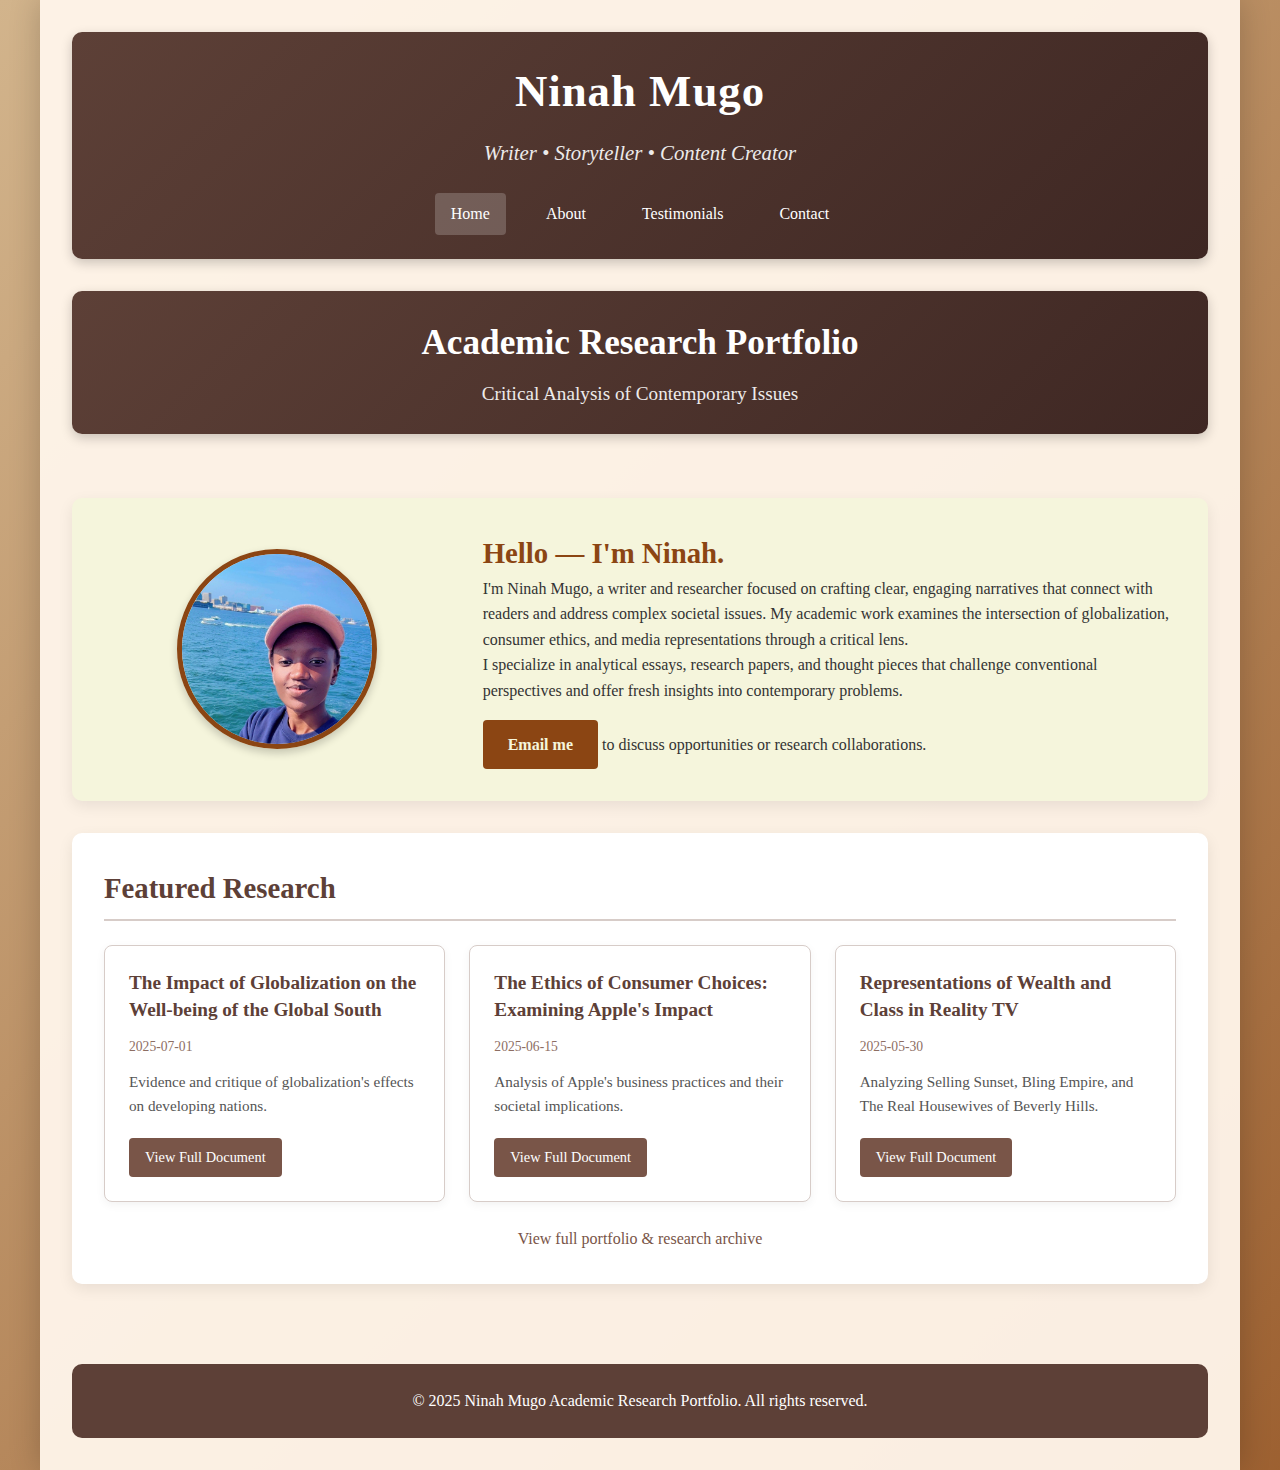
<file: index.html>
<!DOCTYPE html>
<html lang="en">
<head>
    <meta charset="UTF-8">
    <meta name="viewport" content="width=device-width, initial-scale=1.0">
    <title>Academic Portfolio | Ninah Mugo</title>
    <link rel="stylesheet" href="https://cdnjs.cloudflare.com/ajax/libs/font-awesome/6.4.0/css/all.min.css">
    <style>
        * {
            margin: 0;
            padding: 0;
            box-sizing: border-box;
            font-family: 'Georgia', serif;
        }
        
        body {
            color: #333;
            line-height: 1.6;
            min-height: 100vh;
            background: linear-gradient(-45deg, #8B4513, #2c1f14, #8B4513, #d2b48c);
            background-size: 400% 400%;
            animation: gradientBG 15s ease infinite;
        }
        
        @keyframes gradientBG {
            0% { background-position: 0% 50%; }
            50% { background-position: 100% 50%; }
            100% { background-position: 0% 50%; }
        }
        
        .container {
            max-width: 1200px;
            margin: 0 auto;
            padding: 2rem;
            background: rgba(255, 245, 235, 0.95);
            box-shadow: 0 0 30px rgba(0, 0, 0, 0.2);
            min-height: 100vh;
        }
        
        /* Site Header Styles */
        .site-header {
            background: linear-gradient(135deg, #5d4037 0%, #3e2723 100%);
            color: white;
            padding: 1.5rem 0;
            text-align: center;
            box-shadow: 0 4px 12px rgba(0, 0, 0, 0.2);
            border-radius: 10px;
            margin-bottom: 2rem;
        }
        
        .site-title {
            font-size: 2.8rem;
            margin-bottom: 0.5rem;
            font-weight: 700;
            letter-spacing: 1px;
        }
        
        .tagline {
            font-size: 1.3rem;
            font-weight: 300;
            opacity: 0.9;
            margin-bottom: 1.5rem;
            font-style: italic;
        }
        
        .nav {
            display: flex;
            justify-content: center;
            flex-wrap: wrap;
            gap: 1.5rem;
            margin-top: 1rem;
        }
        
        .nav a {
            color: white;
            text-decoration: none;
            font-weight: 500;
            padding: 0.5rem 1rem;
            border-radius: 4px;
            transition: background-color 0.3s ease;
        }
        
        .nav a:hover, .nav a.active {
            background-color: rgba(255, 255, 255, 0.2);
        }
        
        .content-header {
            background: linear-gradient(135deg, #5d4037 0%, #3e2723 100%);
            color: white;
            padding: 1.5rem 0;
            text-align: center;
            box-shadow: 0 4px 12px rgba(0, 0, 0, 0.2);
            border-radius: 10px;
            margin-bottom: 2rem;
        }
        
        .content-header h1 {
            font-size: 2.2rem;
            margin-bottom: 0.5rem;
        }
        
        .subtitle {
            font-size: 1.2rem;
            font-weight: 300;
            opacity: 0.9;
        }
        
        .content-wrapper {
            display: grid;
            grid-template-columns: 1fr;
            gap: 2rem;
        }
        
        .main-content {
            grid-column: 1;
        }
        
        /* Intro Section */
        .intro {
            display: flex;
            flex-wrap: wrap;
            gap: 2rem;
            align-items: center;
            margin: 2rem 0;
            background: #F5F5DC;
            padding: 2rem;
            border-radius: 10px;
            box-shadow: 0 5px 15px rgba(0, 0, 0, 0.08);
        }
        
        .intro-left {
            flex: 1;
            min-width: 250px;
            display: flex;
            justify-content: center;
        }
        
        .profile-pic {
            width: 200px;
            height: 200px;
            border-radius: 50%;
            object-fit: cover;
            border: 5px solid #8B4513;
            box-shadow: 0 4px 8px rgba(0, 0, 0, 0.2);
        }
        
        .intro-right {
            flex: 2;
            min-width: 300px;
        }
        
        .intro-right h2 {
            color: #8B4513;
            margin-top: 0;
            font-size: 1.8rem;
        }
        
        .cta a {
            display: inline-block;
            background-color: #8B4513;
            color: #F5F5DC;
            padding: 12px 25px;
            text-decoration: none;
            border-radius: 4px;
            font-weight: bold;
            transition: background-color 0.3s ease;
            margin-top: 1rem;
        }
        
        .cta a:hover {
            background-color: #654321;
        }
        
        .featured-posts {
            background: white;
            border-radius: 10px;
            padding: 2rem;
            box-shadow: 0 5px 15px rgba(0, 0, 0, 0.08);
            margin-bottom: 2rem;
        }
        
        .featured-posts h3 {
            font-size: 1.8rem;
            color: #5d4037;
            margin-bottom: 1.5rem;
            padding-bottom: 0.5rem;
            border-bottom: 2px solid #d7ccc8;
        }
        
        .posts-grid {
            display: grid;
            grid-template-columns: repeat(auto-fill, minmax(300px, 1fr));
            gap: 1.5rem;
            margin-bottom: 1.5rem;
        }
        
        .post-card {
            background: #fff;
            border-radius: 8px;
            overflow: hidden;
            transition: transform 0.3s ease, box-shadow 0.3s ease;
            border: 1px solid #d7ccc8;
            box-shadow: 0 3px 10px rgba(0, 0, 0, 0.05);
            cursor: pointer;
        }
        
        .post-card:hover {
            transform: translateY(-5px);
            box-shadow: 0 10px 20px rgba(0, 0, 0, 0.1);
        }
        
        .post-card-content {
            padding: 1.5rem;
        }
        
        .post-card h4 {
            font-size: 1.2rem;
            color: #5d4037;
            margin-bottom: 0.75rem;
            line-height: 1.4;
        }
        
        .post-card time {
            display: block;
            font-size: 0.85rem;
            color: #8d6e63;
            margin-bottom: 0.75rem;
        }
        
        .post-card p {
            color: #555;
            margin-bottom: 1.25rem;
            font-size: 0.95rem;
        }
        
        .view-doc {
            display: inline-block;
            padding: 0.5rem 1rem;
            background-color: #795548;
            color: white;
            text-decoration: none;
            border-radius: 4px;
            font-size: 0.9rem;
            transition: background-color 0.3s ease;
            cursor: pointer;
        }
        
        .view-doc:hover {
            background-color: #5d4037;
        }
        
        .more {
            text-align: center;
            margin-top: 1.5rem;
        }
        
        .more a {
            color: #795548;
            text-decoration: none;
            font-weight: 500;
            transition: color 0.3s ease;
        }
        
        .more a:hover {
            color: #5d4037;
            text-decoration: underline;
        }
        
        .document-viewer {
            display: none;
            position: fixed;
            top: 50%;
            left: 50%;
            transform: translate(-50%, -50%);
            width: 80%;
            height: 80%;
            background: white;
            box-shadow: 0 0 30px rgba(0, 0, 0, 0.3);
            z-index: 1000;
            border-radius: 10px;
            overflow: hidden;
        }
        
        .viewer-header {
            background: #5d4037;
            color: white;
            padding: 1rem;
            display: flex;
            justify-content: space-between;
            align-items: center;
        }
        
        .viewer-content {
            padding: 0;
            height: calc(100% - 60px);
            overflow: hidden;
        }
        
        .document-iframe {
            width: 100%;
            height: 100%;
            border: none;
        }
        
        .close-viewer {
            background: none;
            border: none;
            color: white;
            font-size: 1.5rem;
            cursor: pointer;
        }
        
        .overlay {
            display: none;
            position: fixed;
            top: 0;
            left: 0;
            width: 100%;
            height: 100%;
            background: rgba(0, 0, 0, 0.7);
            z-index: 999;
        }
        
        footer {
            background: #5d4037;
            color: white;
            text-align: center;
            padding: 1.5rem 0;
            margin-top: 3rem;
            border-radius: 10px;
        }
        
        .github-info {
            background: white;
            border-radius: 10px;
            padding: 1.5rem;
            box-shadow: 0 5px 15px rgba(0, 0, 0, 0.08);
            margin-bottom: 2rem;
            text-align: center;
        }
        
        .github-info h3 {
            font-size: 1.5rem;
            color: #5d4037;
            margin-bottom: 1rem;
        }
        
        .github-info p {
            color: #555;
            margin-bottom: 1rem;
        }
        
        @media (max-width: 968px) {
            .content-wrapper {
                grid-template-columns: 1fr;
            }
            
            .nav {
                flex-direction: column;
                gap: 0.5rem;
                align-items: center;
            }
            
            .intro {
                flex-direction: column;
                text-align: center;
            }
        }
        
        @media (max-width: 768px) {
            .posts-grid {
                grid-template-columns: 1fr;
            }
            
            .header-content, .container {
                padding: 0 1rem;
            }
            
            .document-viewer {
                width: 95%;
                height: 90%;
            }
            
            .site-title {
                font-size: 2.2rem;
            }
            
            .tagline {
                font-size: 1.1rem;
            }
        }
    </style>
</head>
<body>
    <div class="container">
        <!-- Site Header -->
        <header class="site-header">
            <h1 class="site-title">Ninah Mugo</h1>
            <p class="tagline">Writer • Storyteller • Content Creator</p>
            <nav class="nav">
                <a href="index.html" class="active">Home</a>
                <a href="about.html">About</a>
<!--                 <a href="portfolio.html">Portfolio</a> -->
                <a href="testimonials.html">Testimonials</a>
                <a href="contact.html">Contact</a>
            </nav>
        </header>
        
        <!-- Content Header -->
        <header class="content-header">
            <div class="header-content">
                <h1>Academic Research Portfolio</h1>
                <p class="subtitle">Critical Analysis of Contemporary Issues</p>
            </div>
        </header>
        
        <div class="content-wrapper">
            <div class="main-content">
                <!-- Intro Section -->
                <section class="intro">
                    <div class="intro-left">
                        <img src="profile pic.jpeg" alt="Ninah Mugo" class="profile-pic">
                    </div>
                    <div class="intro-right">
                        <h2>Hello — I'm Ninah.</h2>
                        <p>I'm Ninah Mugo, a writer and researcher focused on crafting clear, engaging narratives that connect with readers and address complex societal issues. My academic work examines the intersection of globalization, consumer ethics, and media representations through a critical lens.</p>
                        <p>I specialize in analytical essays, research papers, and thought pieces that challenge conventional perspectives and offer fresh insights into contemporary problems.</p>
                        <p class="cta"><a href="contact.html">Email me</a> to discuss opportunities or research collaborations.</p>
                    </div>
                </section>
                
<!--                 <section class="github-info">
                    <h3>Documents Hosted on GitHub</h3>
                    <p>All documents are fetched directly from GitHub and displayed using Microsoft Office Online Viewer.</p>
                    <p>Click "View Full Document" to see the complete document.</p>
                </section> -->
                
                <section class="featured-posts">
                    <h3>Featured Research</h3>
                    <div class="posts-grid">
                        <article class="post-card" data-document="The Impact of Globalization on the Well.edited.docx">
                            <div class="post-card-content">
                                <h4>The Impact of Globalization on the Well-being of the Global South</h4>
                                <time datetime="2025-07-01">2025-07-01</time>
                                <p>Evidence and critique of globalization's effects on developing nations.</p>
                                <a class="view-doc">View Full Document</a>
                            </div>
                        </article>
                        
                        <article class="post-card" data-document="https://github.com/username/repository/raw/main/The%20Ethics%20of%20Consumer%20Choices.edited.docx">
                            <div class="post-card-content">
                                <h4>The Ethics of Consumer Choices: Examining Apple's Impact</h4>
                                <time datetime="2025-06-15">2025-06-15</time>
                                <p>Analysis of Apple's business practices and their societal implications.</p>
                                <a class="view-doc">View Full Document</a>
                            </div>
                        </article>
                        
                        <article class="post-card" data-document="https://github.com/Nick-gachagay/Nina-s-portfolio/blob/main/The%20Impact%20of%20Globalization%20on%20the%20Well.edited.docx">
                            <div class="post-card-content">
                                <h4>Representations of Wealth and Class in Reality TV</h4>
                                <time datetime="2025-05-30">2025-05-30</time>
                                <p>Analyzing Selling Sunset, Bling Empire, and The Real Housewives of Beverly Hills.</p>
                                <a class="view-doc">View Full Document</a>
                            </div>
                        </article>
                    </div>
                    <p class="more"><a href="portfolio.html">View full portfolio & research archive</a></p>
                </section>
            </div>
        </div>
        
        <footer>
            <p>&copy; 2025 Ninah Mugo Academic Research Portfolio. All rights reserved.</p>
        </footer>
    </div>
    
    <div class="overlay" id="overlay"></div>
    
    <div class="document-viewer" id="document-viewer">
        <div class="viewer-header">
            <h3 id="viewer-title">Document Viewer</h3>
            <button class="close-viewer" id="close-viewer">&times;</button>
        </div>
        <div class="viewer-content" id="viewer-content">
            <iframe class="document-iframe" id="document-iframe" src="about:blank"></iframe>
        </div>
    </div>

    <script>
        document.addEventListener('DOMContentLoaded', function() {
            const overlay = document.getElementById('overlay');
            const documentViewer = document.getElementById('document-viewer');
            const closeViewer = document.getElementById('close-viewer');
            const documentIframe = document.getElementById('document-iframe');
            const viewerTitle = document.getElementById('viewer-title');
            const viewDocButtons = document.querySelectorAll('.view-doc');
            
            // Set up event listeners for viewing documents
            viewDocButtons.forEach(button => {
                button.addEventListener('click', function() {
                    const postCard = this.closest('.post-card');
                    const documentUrl = postCard.getAttribute('data-document');
                    const documentTitle = postCard.querySelector('h4').textContent;
                    
                    // Encode the GitHub URL for use with Microsoft Office Online Viewer
                    const encodedUrl = encodeURIComponent(documentUrl);
                    const viewerUrl = `https://view.officeapps.live.com/op/embed.aspx?src=${encodedUrl}`;
                    
                    viewerTitle.textContent = documentTitle;
                    documentIframe.src = viewerUrl;
                    documentViewer.style.display = 'block';
                    overlay.style.display = 'block';
                });
            });
            
            // Close document viewer
            closeViewer.addEventListener('click', function() {
                documentViewer.style.display = 'none';
                overlay.style.display = 'none';
                documentIframe.src = "about:blank";
            });
            
            // Close viewer when clicking on overlay
            overlay.addEventListener('click', function() {
                documentViewer.style.display = 'none';
                overlay.style.display = 'none';
                documentIframe.src = "about:blank";
            });
        });
    </script>
</body>
</html>
</file>
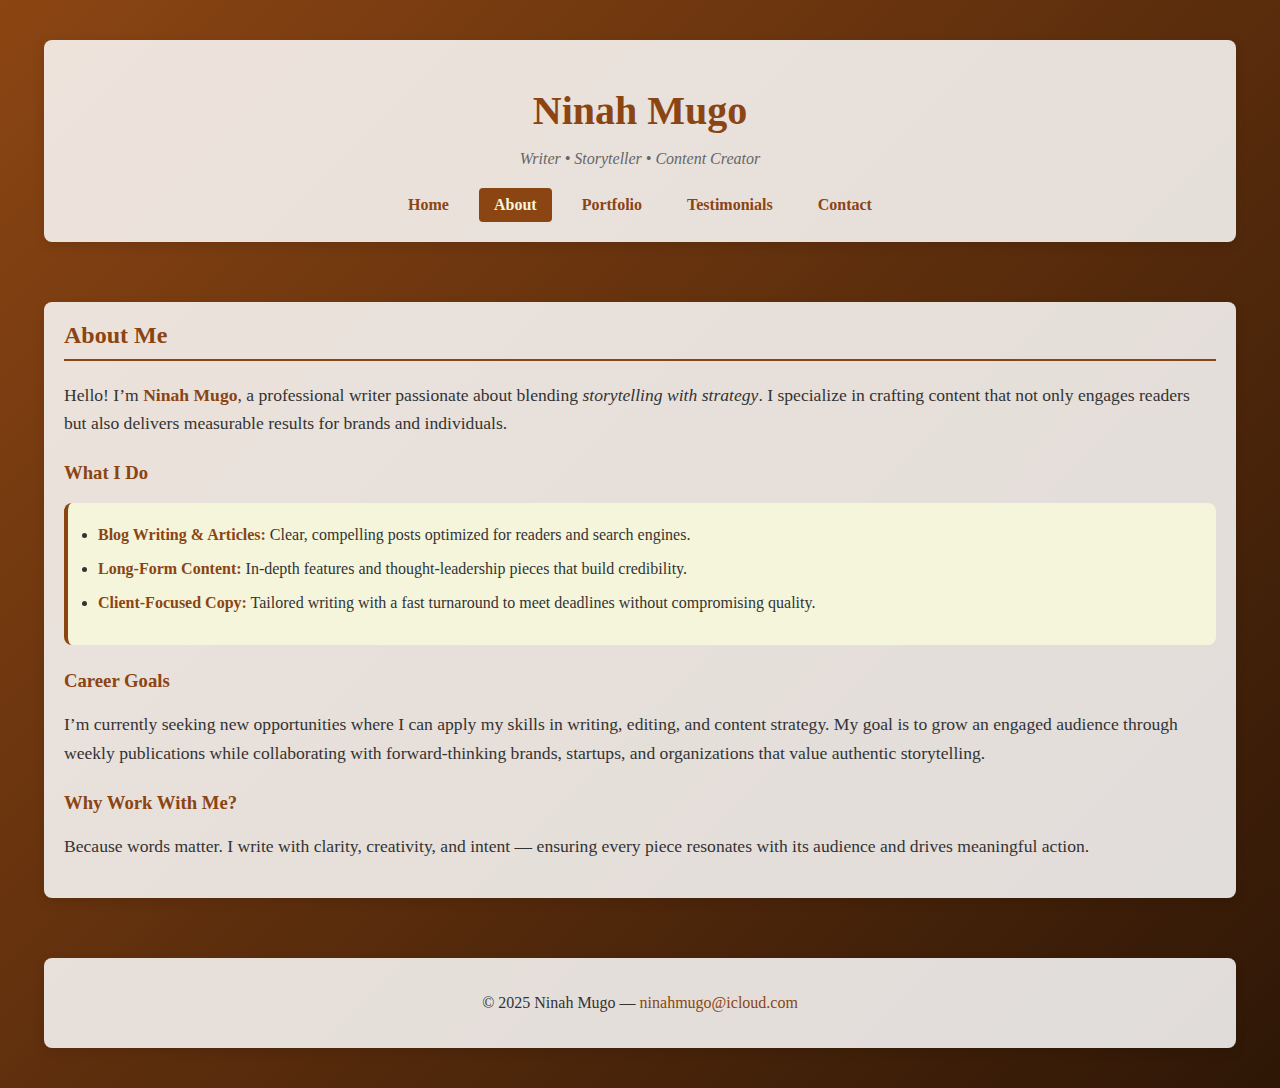
<file: about.html>
<!doctype html>
<html lang="en">
<head>
  <meta charset="utf-8">
  <meta name="viewport" content="width=device-width,initial-scale=1">
  <title>About Ninah Mugo | Professional Writer & Storyteller</title>
  
  <!-- SEO Meta -->
  <meta name="description" content="Discover Ninah Mugo, a professional writer and content creator specializing in blog posts, long-form articles, and storytelling that drives engagement. Available for freelance and full-time opportunities.">
  <meta name="keywords" content="Ninah Mugo, writer, storyteller, content creator, blog writer, freelance writer, long-form content, feature writing, SEO copywriting, creative writing">
  <meta name="author" content="Ninah Mugo">

  <!-- Structured Data for Recruiters/SEO -->
  <script type="application/ld+json">
  {
    "@context": "https://schema.org",
    "@type": "Person",
    "name": "Ninah Mugo",
    "jobTitle": "Writer & Content Creator",
    "email": "ninahmugo@icloud.com",
    "url": "https://ninahmugo.com/about.html",
    "sameAs": [
      "https://linkedin.com/in/ninahmugo",
      "https://twitter.com/ninahmugo"
    ]
  }
  </script>

  <!-- Analytics (Google Analytics 4 example) -->
  <script async src="https://www.googletagmanager.com/gtag/js?id=G-XXXXXXX"></script>
  <script>
    window.dataLayer = window.dataLayer || [];
    function gtag(){dataLayer.push(arguments);}
    gtag('js', new Date());
    gtag('config', 'G-XXXXXXX');
  </script>

  <style>
    /* Base styles */
    body {
      margin: 0;
      padding: 0;
      font-family: 'Georgia', serif;
      color: #333;
      background: linear-gradient(135deg, #8B4513, #000000, #F5F5DC);
      background-size: 300% 300%;
      animation: gradientAnimation 15s ease infinite;
      min-height: 100vh;
      display: flex;
      flex-direction: column;
    }
    
    /* Background animation */
    @keyframes gradientAnimation {
      0% { background-position: 0% 50%; }
      50% { background-position: 100% 50%; }
      100% { background-position: 0% 50%; }
    }
    
    /* Container styles */
    .container {
      width: 90%;
      max-width: 1200px;
      margin: 0 auto;
      background-color: rgba(255, 255, 255, 0.85);
      border-radius: 8px;
      box-shadow: 0 4px 12px rgba(0, 0, 0, 0.1);
      padding: 20px;
      margin-top: 20px;
      margin-bottom: 20px;
    }
    
    /* Header styles */
    .site-header {
      text-align: center;
      padding: 20px 0;
    }
    
    .site-title {
      font-size: 2.5rem;
      color: #8B4513;
      margin-bottom: 5px;
    }
    
    .tagline {
      font-style: italic;
      color: #666;
      margin-bottom: 20px;
    }
    
    .nav {
      display: flex;
      justify-content: center;
      flex-wrap: wrap;
      gap: 15px;
      margin-top: 15px;
    }
    
    .nav a {
      text-decoration: none;
      color: #8B4513;
      font-weight: bold;
      padding: 8px 15px;
      border-radius: 4px;
      transition: all 0.3s ease;
    }
    
    .nav a:hover, .nav a.active {
      background-color: #8B4513;
      color: #F5F5DC;
    }
    
    /* About section */
    section h2 {
      color: #8B4513;
      border-bottom: 2px solid #8B4513;
      padding-bottom: 10px;
      margin-top: 0;
    }
    
    section h3 {
      color: #8B4513;
      margin-top: 25px;
    }
    
    section p {
      font-size: 1.1rem;
      line-height: 1.6;
    }
    
    section ul {
      background-color: #F5F5DC;
      padding: 20px 30px;
      border-radius: 8px;
      border-left: 4px solid #8B4513;
    }
    
    section li {
      margin-bottom: 10px;
      line-height: 1.5;
    }
    
    section strong {
      color: #8B4513;
    }
    
    /* Footer */
    .site-footer {
      text-align: center;
      padding: 20px 0;
      margin-top: auto;
    }
    
    .site-footer a {
      color: #8B4513;
      text-decoration: none;
    }
    
    .site-footer a:hover {
      text-decoration: underline;
    }
    
    /* Responsive adjustments */
    @media (max-width: 768px) {
      .nav {
        flex-direction: column;
        align-items: center;
      }
      
      .nav a {
        width: 100%;
        text-align: center;
      }
      
      section ul {
        padding: 15px 20px;
      }
    }
  </style>
</head>
<body>
  <header class="site-header">
    <div class="container">
      <h1 class="site-title">Ninah Mugo</h1>
      <p class="tagline">Writer • Storyteller • Content Creator</p>
      <nav class="nav">
        <a href="index.html">Home</a>
        <a href="about.html" class="active">About</a>
        <a href="portfolio.html">Portfolio</a>
        <a href="testimonials.html">Testimonials</a>
        <a href="contact.html">Contact</a>
      </nav>
    </div>
  </header>

  <main class="container">
    <section>
      <h2>About Me</h2>
      <p>Hello! I’m <strong>Ninah Mugo</strong>, a professional writer passionate about blending <em>storytelling with strategy</em>. I specialize in crafting content that not only engages readers but also delivers measurable results for brands and individuals.</p>
      
      <h3>What I Do</h3>
      <ul>
        <li><strong>Blog Writing & Articles:</strong> Clear, compelling posts optimized for readers and search engines.</li>
        <li><strong>Long-Form Content:</strong> In-depth features and thought-leadership pieces that build credibility.</li>
        <li><strong>Client-Focused Copy:</strong> Tailored writing with a fast turnaround to meet deadlines without compromising quality.</li>
      </ul>
      
      <h3>Career Goals</h3>
      <p>I’m currently seeking new opportunities where I can apply my skills in writing, editing, and content strategy. My goal is to grow an engaged audience through weekly publications while collaborating with forward-thinking brands, startups, and organizations that value authentic storytelling.</p>
      
      <h3>Why Work With Me?</h3>
      <p>Because words matter. I write with clarity, creativity, and intent — ensuring every piece resonates with its audience and drives meaningful action.</p>
    </section>
  </main>

  <footer class="site-footer">
    <div class="container">
      <p>© 2025 Ninah Mugo — <a href="mailto:ninahmugo@icloud.com">ninahmugo@icloud.com</a></p>
    </div>
  </footer>
</body>
</html>
</file>
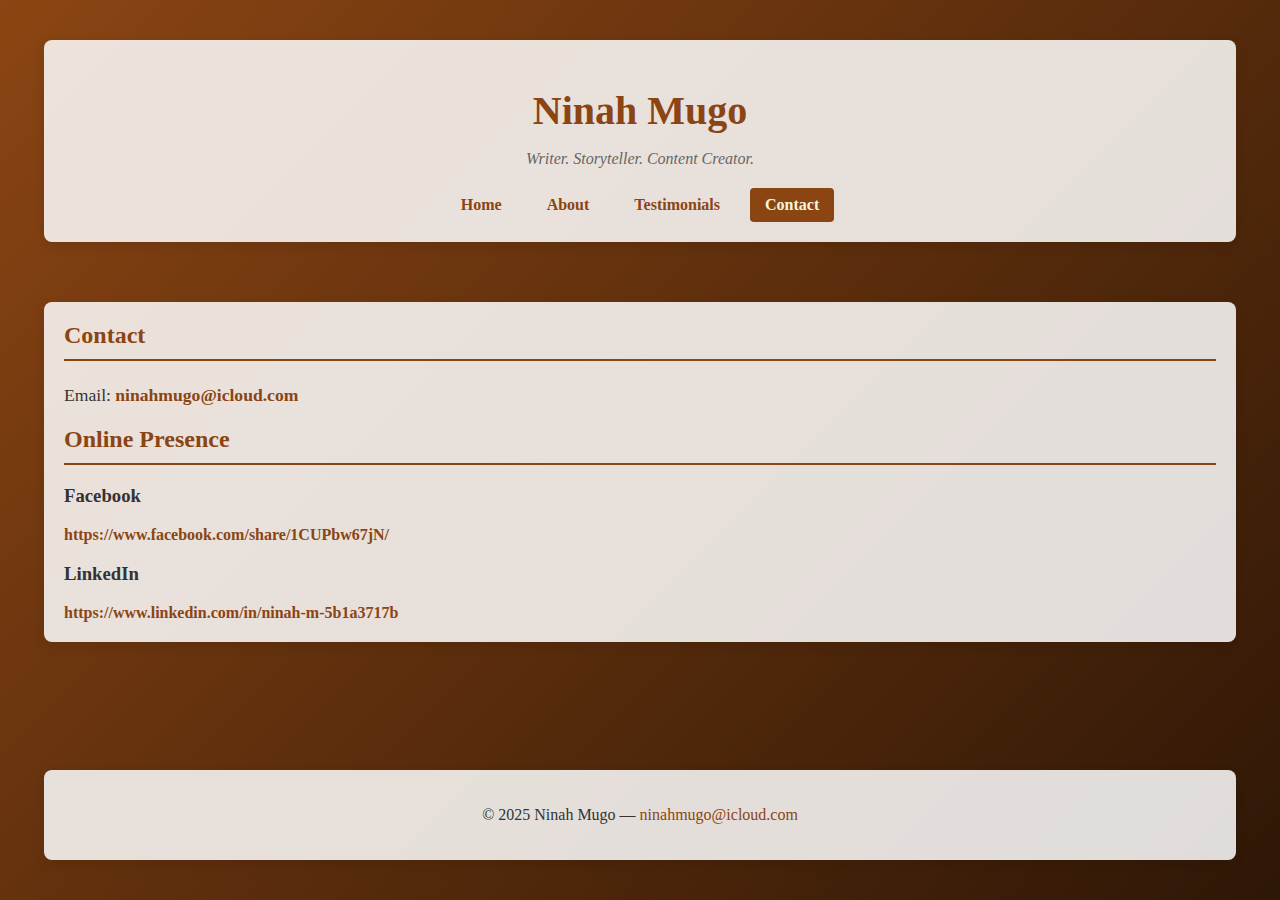
<file: contact.html>
<!doctype html>
<html lang="en">
<head>
  <meta charset="utf-8">
  <meta name="viewport" content="width=device-width,initial-scale=1">
  <title>Contact — Ninah Mugo</title>
  <style>
    /* Base styles */
    body {
      margin: 0;
      padding: 0;
      font-family: 'Georgia', serif;
      color: #333;
      background: linear-gradient(135deg, #8B4513, #000000, #F5F5DC);
      background-size: 300% 300%;
      animation: gradientAnimation 15s ease infinite;
      min-height: 100vh;
      display: flex;
      flex-direction: column;
    }
    
    /* Background animation */
    @keyframes gradientAnimation {
      0% { background-position: 0% 50%; }
      50% { background-position: 100% 50%; }
      100% { background-position: 0% 50%; }
    }
    
    /* Container styles */
    .container {
      width: 90%;
      max-width: 1200px;
      margin: 0 auto;
      background-color: rgba(255, 255, 255, 0.85);
      border-radius: 8px;
      box-shadow: 0 4px 12px rgba(0, 0, 0, 0.1);
      padding: 20px;
      margin-top: 20px;
      margin-bottom: 20px;
    }
    
    /* Header styles */
    .site-header {
      text-align: center;
      padding: 20px 0;
    }
    
    .site-title {
      font-size: 2.5rem;
      color: #8B4513;
      margin-bottom: 5px;
    }
    
    .tagline {
      font-style: italic;
      color: #666;
      margin-bottom: 20px;
    }
    
    .nav {
      display: flex;
      justify-content: center;
      flex-wrap: wrap;
      gap: 15px;
      margin-top: 15px;
    }
    
    .nav a {
      text-decoration: none;
      color: #8B4513;
      font-weight: bold;
      padding: 8px 15px;
      border-radius: 4px;
      transition: all 0.3s ease;
    }
    
    .nav a:hover, .nav a.active {
      background-color: #8B4513;
      color: #F5F5DC;
    }
    
    /* Contact section */
    section h2 {
      color: #8B4513;
      border-bottom: 2px solid #8B4513;
      padding-bottom: 10px;
      margin-top: 0;
    }
    
    section p {
      font-size: 1.1rem;
      line-height: 1.6;
    }
    
    section a {
      color: #8B4513;
      text-decoration: none;
      font-weight: bold;
      transition: color 0.3s ease;
    }
    
    section a:hover {
      color: #654321;
      text-decoration: underline;
    }
    
    /* Footer */
    .site-footer {
      text-align: center;
      padding: 20px 0;
      margin-top: auto;
    }
    
    .site-footer a {
      color: #8B4513;
      text-decoration: none;
    }
    
    .site-footer a:hover {
      text-decoration: underline;
    }
    
    /* Responsive adjustments */
    @media (max-width: 768px) {
      .nav {
        flex-direction: column;
        align-items: center;
      }
      
      .nav a {
        width: 100%;
        text-align: center;
      }
    }
  </style>
</head>
<body>
  <header class="site-header">
    <div class="container">
      <h1 class="site-title">Ninah Mugo</h1>
      <p class="tagline">Writer. Storyteller. Content Creator.</p>
      <nav class="nav">
        <a href="index.html">Home</a>
        <a href="about.html">About</a>
<!--         <a href="portfolio.html">Portfolio</a> -->
        <a href="testimonials.html">Testimonials</a>
        <a href="contact.html" class="active">Contact</a>
      </nav>
    </div>
  </header>
  
  <main class="container">
    <section>
      <h2>Contact</h2>
      <p>Email: <a href="mailto:ninahmugo@icloud.com">ninahmugo@icloud.com</a></p>
        <div class="contact-card">
                <h2>Online Presence</h2>
                <div class="contact-method">
                    <h3>Facebook</h3>
                    <a href="https://www.facebook.com/share/1CUPbw67jN/" target="_blank">https://www.facebook.com/share/1CUPbw67jN/</a>
                </div>
                <div class="contact-method">
                    <h3>LinkedIn</h3>
                    <a href="https://www.linkedin.com/in/ninah-m-5b1a3717b" target="_blank">https://www.linkedin.com/in/ninah-m-5b1a3717b</a>
                </div>
              
    </section>
  </main>
  
  <footer class="site-footer">
    <div class="container">
      <p>© 2025 Ninah Mugo — <a href="mailto:ninahmugo@icloud.com">ninahmugo@icloud.com</a></p>
      <!-- Tidio Chatbot -->
<script src="//code.tidio.co/youruniqueid.js" async></script>
    </div>
  </footer>
</body>
</html>
</file>
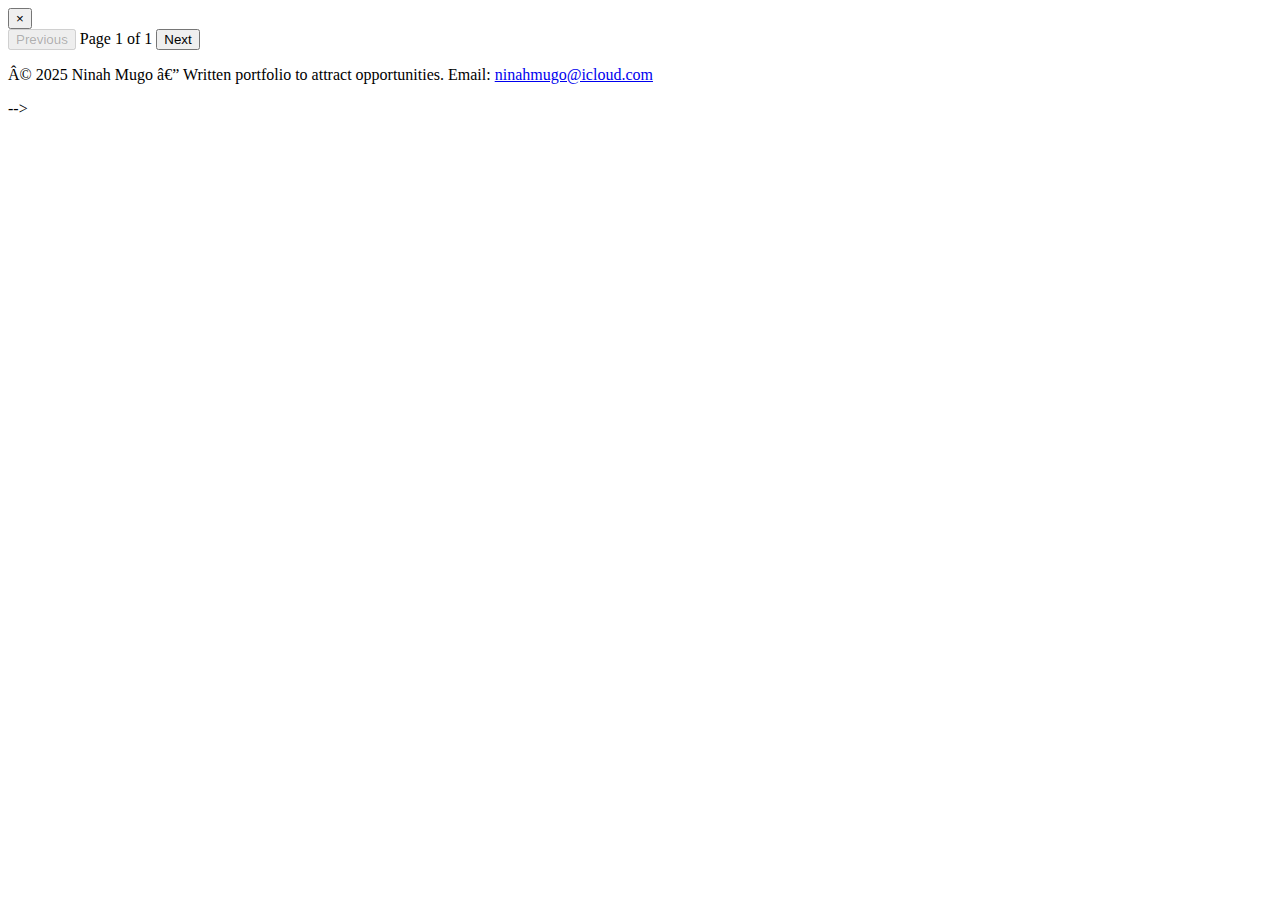
<file: portfolio.html>
<!-- <!doctype html>
<html lang="en">
<head>
  <meta charset="utf-8">
  <meta name="viewport" content="width=device-width,initial-scale=1">
  <title>Ninah Mugo — Writer & Storyteller</title>
  <meta name="description" content="Portfolio of Ninah Mugo — writer, storyteller, and content creator. Showcasing writing samples to attract job opportunities.">
  <style>
    /* Base styles */
    body {
      margin: 0;
      padding: 0;
      font-family: 'Georgia', serif;
      color: #333;
      background: linear-gradient(135deg, #8B4513, #000000, #F5F5DC);
      background-size: 300% 300%;
      animation: gradientAnimation 15s ease infinite;
      min-height: 100vh;
      display: flex;
      flex-direction: column;
    }
    
    /* Background animation */
    @keyframes gradientAnimation {
      0% { background-position: 0% 50%; }
      50% { background-position: 100% 50%; }
      100% { background-position: 0% 50%; }
    }
    
    /* Container styles */
    .container {
      width: 90%;
      max-width: 1200px;
      margin: 0 auto;
      background-color: rgba(255, 255, 255, 0.85);
      border-radius: 8px;
      box-shadow: 0 4px 12px rgba(0, 0, 0, 0.1);
      padding: 20px;
      margin-top: 20px;
      margin-bottom: 20px;
    }
    
    /* Header styles */
    .site-header {
      text-align: center;
      padding: 20px 0;
    }
    
    .site-title {
      font-size: 2.5rem;
      color: #8B4513;
      margin-bottom: 5px;
    }
    
    .tagline {
      font-style: italic;
      color: #666;
      margin-bottom: 20px;
    }
    
    .nav {
      display: flex;
      justify-content: center;
      flex-wrap: wrap;
      gap: 15px;
      margin-top: 15px;
    }
    
    .nav a {
      text-decoration: none;
      color: #8B4513;
      font-weight: bold;
      padding: 8px 15px;
      border-radius: 4px;
      transition: all 0.3s ease;
    }
    
    .nav a:hover, .nav a.active {
      background-color: #8B4513;
      color: #F5F5DC;
    }
    
    /* Intro section */
    .intro {
      display: flex;
      flex-wrap: wrap;
      gap: 30px;
      align-items: center;
      margin: 40px 0;
    }
    
    .intro-left {
      flex: 1;
      min-width: 250px;
      display: flex;
      justify-content: center;
    }
    
    .profile-pic {
      width: 200px;
      height: 200px;
      border-radius: 50%;
      object-fit: cover;
      border: 5px solid #8B4513;
      box-shadow: 0 4px 8px rgba(0, 0, 0, 0.2);
    }
    
    .intro-right {
      flex: 2;
      min-width: 300px;
    }
    
    .intro-right h2 {
      color: #8B4513;
      margin-top: 0;
    }
    
    .cta a {
      display: inline-block;
      background-color: #8B4513;
      color: #F5F5DC;
      padding: 12px 25px;
      text-decoration: none;
      border-radius: 4px;
      font-weight: bold;
      transition: background-color 0.3s ease;
    }
    
    .cta a:hover {
      background-color: #654321;
    }
    
    /* Featured posts */
    .featured-posts {
      margin: 40px 0;
    }
    
    .featured-posts h3 {
      color: #8B4513;
      border-bottom: 2px solid #8B4513;
      padding-bottom: 10px;
    }
    
    .posts-grid {
      display: grid;
      grid-template-columns: repeat(auto-fit, minmax(300px, 1fr));
      gap: 20px;
      margin: 30px 0;
    }
    
    .post-card {
      background-color: #F5F5DC;
      padding: 20px;
      border-radius: 8px;
      box-shadow: 0 2px 6px rgba(0, 0, 0, 0.1);
      transition: transform 0.3s ease;
      cursor: pointer;
      position: relative;
    }
    
    .post-card:hover {
      transform: translateY(-5px);
    }
    
    .post-card h4 {
      margin-top: 0;
      color: #8B4513;
    }
    
    .post-card time {
      color: #666;
      font-size: 0.9rem;
    }
    
    .post-card .view-doc {
      display: inline-block;
      margin-top: 15px;
      padding: 6px 12px;
      background-color: #8B4513;
      color: #F5F5DC;
      text-decoration: none;
      border-radius: 4px;
      font-size: 0.9rem;
      transition: background-color 0.3s ease;
    }
    
    .post-card .view-doc:hover {
      background-color: #654321;
    }
    
    .more a {
      color: #8B4513;
      text-decoration: none;
      font-weight: bold;
      display: inline-block;
      padding: 10px 0;
      transition: color 0.3s ease;
    }
    
    .more a:hover {
      color: #654321;
      text-decoration: underline;
    }
    
    /* Document Modal */
    .modal {
      display: none;
      position: fixed;
      top: 0;
      left: 0;
      width: 100%;
      height: 100%;
      background-color: rgba(0, 0, 0, 0.8);
      z-index: 1000;
      justify-content: center;
      align-items: center;
    }
    
    .modal-content {
      background-color: white;
      padding: 30px;
      border-radius: 8px;
      width: 90%;
      max-width: 800px;
      max-height: 90vh;
      overflow-y: auto;
      position: relative;
    }
    
    .close-modal {
      position: absolute;
      top: 15px;
      right: 15px;
      font-size: 1.5rem;
      color: #8B4513;
      background: none;
      border: none;
      cursor: pointer;
      font-weight: bold;
    }
    
    .document-viewer {
      margin-top: 20px;
      border: 1px solid #e0e0e0;
      border-radius: 4px;
      padding: 20px;
      background-color: #f9f9f9;
      min-height: 300px;
      font-family: 'Georgia', serif;
      line-height: 1.6;
    }
    
    .document-viewer h2 {
      color: #8B4513;
      margin-top: 0;
      border-bottom: 1px solid #8B4513;
      padding-bottom: 10px;
    }
    
    .document-viewer h3 {
      color: #8B4513;
      margin-top: 25px;
    }
    
    .document-viewer p {
      margin-bottom: 15px;
    }
    
    .document-viewer .document-title {
      text-align: center;
      font-size: 1.5rem;
      margin-bottom: 20px;
      color: #8B4513;
      font-weight: bold;
    }
    
    .document-viewer .document-meta {
      text-align: center;
      color: #666;
      margin-bottom: 30px;
      font-style: italic;
    }
    
    .document-controls {
      display: flex;
      justify-content: space-between;
      margin-top: 20px;
      padding-top: 15px;
      border-top: 1px solid #e0e0e0;
    }
    
    .document-controls button {
      padding: 8px 15px;
      background-color: #8B4513;
      color: white;
      border: none;
      border-radius: 4px;
      cursor: pointer;
      transition: background-color 0.3s ease;
    }
    
    .document-controls button:hover {
      background-color: #654321;
    }
    
    .document-controls button:disabled {
      background-color: #cccccc;
      cursor: not-allowed;
    }
    
    /* Footer */
    .site-footer {
      text-align: center;
      padding: 20px 0;
      margin-top: auto;
    }
    
    .site-footer a {
      color: #8B4513;
      text-decoration: none;
    }
    
    .site-footer a:hover {
      text-decoration: underline;
    }
    
    /* Responsive adjustments */
    @media (max-width: 768px) {
      .intro {
        flex-direction: column;
        text-align: center;
      }
      
      .nav {
        flex-direction: column;
        align-items: center;
      }
      
      .nav a {
        width: 100%;
        text-align: center;
      }
      
      .modal-content {
        width: 95%;
        padding: 20px;
      }
      
      .document-viewer {
        padding: 15px;
      }
    }
  </style>
</head>
<body>
  <header class="site-header">
    <div class="container">
      <h1 class="site-title">Ninah Mugo</h1>
      <p class="tagline">Writer. Storyteller. Content Creator.</p>
      <nav class="nav">
        <a href="index.html" class="active">Home</a>
        <a href="about.html">About</a>
        <a href="portfolio.html">Portfolio</a>
        <a href="testimonials.html">Testimonials</a>
        <a href="contact.html">Contact</a>
      </nav>
    </div>
  </header>

  <main class="container">
    <section class="intro">
      <div class="intro-left">
        <img src="profile pic.jpeg" alt="profile pic.jpeg" class="profile-pic">
      </div>
      <div class="intro-right">
        <h2>Hello — I'm Ninah.</h2>
        <p>I'm Ninah Mugo, a versatile writer focused on crafting clear, engaging narratives that connect with readers and solve communication problems. I publish weekly and specialize in blog articles, features, and creative pieces aimed at employers and clients seeking thoughtful, reliable writing.</p>
        <p class="cta"><a href="contact.html">Email me</a> to discuss opportunities.</p>
      </div>
    </section>

    <section class="featured-posts">
      <h3>Featured Posts</h3>
      <div class="posts-grid">

        <article class="post-card" onclick="openDocument('globalization')">
          <h4>The Impact of Globalization on the Well-being of the Global South</h4>
          <time datetime="2025-07-01">2025-07-01</time>
          <p>Evidence and critique of globalization's effects on developing nations.</p>
          <a class="view-doc">View Document</a>
        </article>
    
        <article class="post-card" onclick="openDocument('ethics')">
          <h4>The Ethics of Consumer Choices: Examining Apple's Impact</h4>
          <time datetime="2025-06-15">2025-06-15</time>
          <p>Analysis of Apple's business practices and their societal implications.</p>
          <a class="view-doc">View Document</a>
        </article>
    
        <article class="post-card" onclick="openDocument('wealth')">
          <h4>Representations of Wealth and Class in Reality TV</h4>
          <time datetime="2025-05-30">2025-05-30</time>
          <p>Analyzing Selling Sunset, Bling Empire, and The Real Housewives of Beverly Hills.</p>
          <a class="view-doc">View Document</a>
        </article>
    
      </div>
      <p class="more"><a href="portfolio.html">View full portfolio & blog</a></p>
    </section>
  </main>

  <!-- Document Modal -->
  <div id="documentModal" class="modal">
    <div class="modal-content">
      <button class="close-modal" onclick="closeModal()">&times;</button>
      <div id="documentViewer" class="document-viewer">
        <!-- Document content will be inserted here -->
      </div>
      <div class="document-controls">
        <button id="prevPage" disabled>Previous</button>
        <span id="pageInfo">Page 1 of 1</span>
        <button id="nextPage">Next</button>
      </div>
    </div>
  </div>

  <footer class="site-footer">
    <div class="container">
      <p>© 2025 Ninah Mugo — Written portfolio to attract opportunities. Email: <a href="mailto:ninahmugo@icloud.com">ninahmugo@icloud.com</a></p>
    </div>
  </footer>

  <script>
    // Document content for each post
    const documents = {
      globalization: [
        {
          title: "The Impact of Globalization on the Well-being of the Global South: Evidence and Critique",
          content: `<div class="document-title">The Impact of Globalization on the Well-being of the Global South: Evidence and Critique</div>
          <div class="document-meta">Student's Name | Professor | Institution | Course | Date</div>
          
          <h2>I. Introduction</h2>
          <p>The effects of globalization have been a hot subject of debate about the effects of such interdependence of relationships in terms of trade, circulation of capital, transfer of technology, and labor migration on the Global South or the Developing World, as it is known, or the Third World as it is also termed. Despite the claims made by the proponents that globalization has resulted in economic growth and improved living standards, the critics argue that its benefits have been more on the side of some individuals, resulting in an increase in inequalities and a lack of sustainable development. The essay will discuss how globalization has raised the welfare of most of the population in the Global South, focusing on regions such as Sub-Saharan Africa, Southeast Asia, and Latin America.</p>
          
          <p>The question being discussed is whether globalization brought an increase in the quality of life of most of the area inhabitants or caused even more disparities that had been foregenerated at first. On the one hand, there is the opinion that globalization has been beneficial in terms of allowing the economy to integrate and enhancing the level of income and access to goods, services, and technology that have resulted in the flourishing of health, education, and infrastructure. Conversely, other people propose that globalization has enhanced the interdependence of the world on the external market, job insecurity, and continuity of environmental degradation. This essay will examine the arguments in support of and against globalization as a contributor to the welfare of the Global South on the basis of critical evaluation of case studies and empirical evidence and through the lenses of the anthropology approach, the economics approach, and the theory of development. This essay is going to present a more refined picture of the impact of globalization on the Global South, the positive impact of globalization, and failures.</p>
          
          <h2>II. Theoretical Framework</h2>
          <p>Globalization is a very complex phenomenon, which has economic, political, and cultural consequences, among others (Ovodova, 2021). Three of these implications affect different outcomes in the Global South. One of the main theories used in describing the impacts of globalization is that of neoliberalism, which promotes expansion through market standards, state interventions, and the free flow of capital, goods, and services. The neoliberal ideology is of the opinion that economic development is a vital growth engine and that globalization as well is feared as a mechanism of induction of the developing countries within the global economy. In most cases, the neoliberal policies have proven to be an increasingly fashionable feature across most regions in the Global South under the recommendation of the international financial institutions like the World Bank and the International Monetary Fund (IMF). The policies advance deregulation of industries, privatization of state-owned industries, and liberality to free trade with the assurance that higher competition will be efficient in governing the economy and also result in poverty elimination.</p>
          
          <p>Nonetheless, opponents of neoliberalism claim that Globalization has brought economic growth and unequal development, whereby the gains are experienced mainly by the rich, leaving most of the population poor. This criticism is based on dependency theory, according to which developing nations depend on the Global North regarding capital, technology, and expertise, and, therefore, are stuck in a rut of underdevelopment. Researchers such as Wilson (2001) emphasize that Globalization has resulted in economic integration in Sub-Saharan Africa. However, it has not necessarily resulted in better lives for most people. The modernization theory perspective, in turn, assumes that the countries in question should adopt technological and industrial progress due to Globalization to modernize their economies. This perspective has been criticized as reductionist, since it overlooks local circumstances and the disparity in the distribution of the gains of Globalization.</p>
          `
        }
      ],
      ethics: [
        {
          title: "The Ethics of Consumer Choices: Examining the Impact of Apple on Society, the Environment, and the Global Economy",
          content: `<div class="document-title">The Ethics of Consumer Choices: Examining the Impact of Apple on Society, the Environment, and the Global Economy</div>
          <div class="document-meta">Student's Name | Professor | Course | Date</div>
          
          <p>Apple Inc. is one of the most powerful technology giants of the present day, and it defines the world of industries, consumer behavior, and even the global market. However, this is just a disguise of its clever products and stylish designs, as beneath it all, there is an intricate net of ethical concerns that people cannot see. From human rights and labor abuse in overseas manufacturing plants to environmental matters involving e-waste and resource exploitation, Apple's corporate affairs raise critical questions about the orientation of our consumerism. The idea of whether consumers should support Apple will be discussed in this essay, as well as covering the nature of business practices, how it keeps itself in the market, and wider aspects of buying its products. Although it dominates the market and implements the policy of sustainability, the ethical weaknesses of this company concerning labor rights, environmental constraints, and corporate governance indicate that customers need to be more careful when choosing this corporation as their patron.</p>
          
          <h2>Consumer Perception of Apple</h2>
          <p>Apple has developed a strong brand image, epitomizing consumer definition and worldwide recognition. Many consumers view Apple as an innovator, quality, and status symbol, creating a tendency to purchase Apple products at high prices. Apple is marketing its products based on the above perception through its marketing strategies of sleek designs, latest technology, and a user-friendly ecosystem. This further contributes to Apple's attractiveness since it strives to provide high-quality customer service, as shown by its retail stores and online support. Nonetheless, an in-depth analysis of the company's ethical practices shows a great disparity with its well-polished public profile.</p>
          
          <p>With all the marketing success, Apple has been wary of environmental and social responsibility, which has been criticized. Giving an example, Foxconn, a prominent Apple supplier, was associated with a string of suicides among workers in 2010 because of the poor working conditions (Bukhari). Another area that Apple has received criticism for is that it is involved in environmental degradation owing to the mining of rare earth elements, the activities of which have catastrophic repercussions on the environment (Khan et al.). Depending on the level of consumer consciousness of such issues, people continue to buy the brand on faith in its stature or are starting to doubt the balance of their choices when purchasing decisions are made, given these ethical issues.</p>
          
          <p>Since Apple has grown into a household name, consumers in developing countries have been less knowledgeable about these matters. Although others might perceive Apple's sustainability practice as revolutionary, most people are unaware of the moral implications, including forced labor in its supply chain. Consumer awareness of Apple's sustainable practices shows that the efforts started by the company are more or less listed in the positive category. However, despite this, the gap in perception about what Apple does in terms of being green remains relatively high, especially in the markets that are less environmentally conscious (Andrew et al.). This indicates that consumers in these two regions might tend to disregard the fact that Apple lacks ethical requirements in support of the innovation and position of the brand.</p>
          `
        }
      ],
      wealth: [
        {
          title: "Representations of Wealth and Class in Reality TV: Analyzing Selling Sunset, Bling Empire, and The Real Housewives of Beverly Hills",
          content: `<div class="document-title">Representations of Wealth and Class in Reality TV: Analyzing Selling Sunset, Bling Empire, and The Real Housewives of Beverly Hills</div>
          <div class="document-meta">Student's Name | Professor | Course | Date</div>
          
          <p>By the time that Netflix dropped Selling Sunset in 2019 and Bling Empire in 2021, they were stepping into a reality TV world in which The Real Housewives of Beverly Hills (RHOBH) had been defining the terms on Bravo since the early 2000s. At face value, the three shows are in distinct quarters of the genre: Selling Sunset is about luxury real estate agents in Los Angeles, Bling Empire is about a group of Asian-American socialites, and RHOBH is about the lives of wealthy women in Beverly Hills. However, in spite of the format variations, they have a similar narrative format, which is wealth as performance and wealth as the self. These shows were being broadcasted in overlapping years, with Selling Sunset being bingeable on Netflix, Bling Empire with its two season run that lasted just a short time, and RHOBH with its weekly programming on Bravo. The overlap is important as it places them in the same cultural moment, where viewers may binge a Netflix glamour show on a Friday night and tune in to Bravo-style wealth-and-drama formula during the week. The fact that two of them are Netflix productions and one is Bravo-based also points out to the fact that the luxury and elite lifestyles portrayal is not limited to a specific network or style, but is a cross-platform phenomenon in the reality television. I have chosen these three shows because they all deal with the same theme extreme wealth and the lives of the ultra-rich but they do it in different ways transactional (Selling Sunset), cultural (Bling Empire), and performative (RHOBH). The side-by-side viewing of the two shows shows how reality TV applies a mixture of glamorization, humanization, and criticism to make wealth aspirational yet accessible to people who may not be able to live that life at all.</p>
          
          <h2>The Glamour of High-End Real Estate</h2>
          <p>The glamour of the high-end real estate is not possible to separate in Selling Sunset without the drama of the cast of realtors. Episode 3 of Season 1 is one of the most dramatic episodes of the show: the million-dollar engagement party of Christine Quinn includes a black swan centerpiece, live music, and the amount of luxury decor that could be compared to a movie set in Hollywood. Marketed as a true celebration of love, it is as well an advertisement of a lifestyle that most of the viewers cannot afford. This combination of milestone and conspicuous consumption is precisely what Carr et al. refer to in their discussion of how television legitimizes inherited or unearned wealth: programmes that construct wealth as family money but present it as natural and deserving, supporting meritocratic ideas (Carr et al. 4). Although Christine is positioned as a "hard-working" realtor at The Oppenheim Group, there is no secret that her fiancee being a tech mogul contributes to her lifestyle. This twofold framing gives the audience the opportunity to simultaneously marvel at her hustle and justify her privilege, despite the fact that the level of her wealth is obviously not the result of real estate commissions alone. The show maintains the myth of meritocracy by intertwining the relationship between work and personal relationships and the importance of social connections and marriage in obtaining a luxury lifestyle.</p>
          
          <h2>Bling Empire: Affluence and Cultural Identity</h2>
          <p>Bling Empire adopts another yet similar direction by combining affluence and cultural identity. The first episode of Season 1 presents Anna Shay, who is nonchalantly telling that she is not working because she does not have to, since she is the heiress of the empire of defense contracting owned by her father. In another scene, when one of her fellow actors refers to her as the real Crazy Rich Asian, she dismisses it as a joke, which is an indication of her understanding that she is privileged but does not want to be too serious about it. This is in line with Tarkiainen who notes that reality TV tends to package wealth as something that a person deserves by portraying wealthy people as morally upright or personally likable (Tarkiainen 3). Anna is depicted as very generous, e.g. when she spends a lot of money on gifts to her friends, to ensure that her privilege can be acceptable. Bling Empire also employs the use of Kevin Kreider, a model of humble background, to serve as the entry point to the audience. Initially, Kevin is the down-to-earth outsider who is appalled by the luxury of a private jet and having a million-dollar wardrobe. However, towards the end of the season, he is consumed by the luxury way of life of the group, proving Jahng right since heavy consumers of such media tend to think that wealth and material goods are easily accessible to them (Jahng 322). By doing so, Bling Empire not only recognizes the divide between the ultra-rich and regular viewers, but bridges it with a character arc that implies that upward mobility is only a question of being in the right circles.</p>
          `
        }
      ]
    };

    let currentDocument = null;
    let currentPage = 0;

    function openDocument(docId) {
      currentDocument = docId;
      currentPage = 0;
      showPage();
      document.getElementById('documentModal').style.display = 'flex';
      document.body.style.overflow = 'hidden'; // Prevent scrolling behind modal
    }

    function closeModal() {
      document.getElementById('documentModal').style.display = 'none';
      document.body.style.overflow = 'auto'; // Re-enable scrolling
    }

    function showPage() {
      const viewer = document.getElementById('documentViewer');
      const pageInfo = document.getElementById('pageInfo');
      const prevButton = document.getElementById('prevPage');
      const nextButton = document.getElementById('nextPage');
      
      const pages = documents[currentDocument];
      viewer.innerHTML = pages[currentPage].content;
      pageInfo.textContent = `Page ${currentPage + 1} of ${pages.length}`;
      
      // Enable/disable navigation buttons
      prevButton.disabled = currentPage === 0;
      nextButton.disabled = currentPage === pages.length - 1;
    }

    function nextPage() {
      if (currentPage < documents[currentDocument].length - 1) {
        currentPage++;
        showPage();
      }
    }

    function prevPage() {
      if (currentPage > 0) {
        currentPage--;
        showPage();
      }
    }

    // Set up event listeners
    document.getElementById('nextPage').addEventListener('click', nextPage);
    document.getElementById('prevPage').addEventListener('click', prevPage);

    // Close modal when clicking outside content
    document.getElementById('documentModal').addEventListener('click', function(e) {
      if (e.target === this) closeModal();
    });

    // Close modal with Escape key
    document.addEventListener('keydown', function(e) {
      if (e.key === 'Escape') closeModal();
    });
  </script>
</body>
</html> -->
</file>
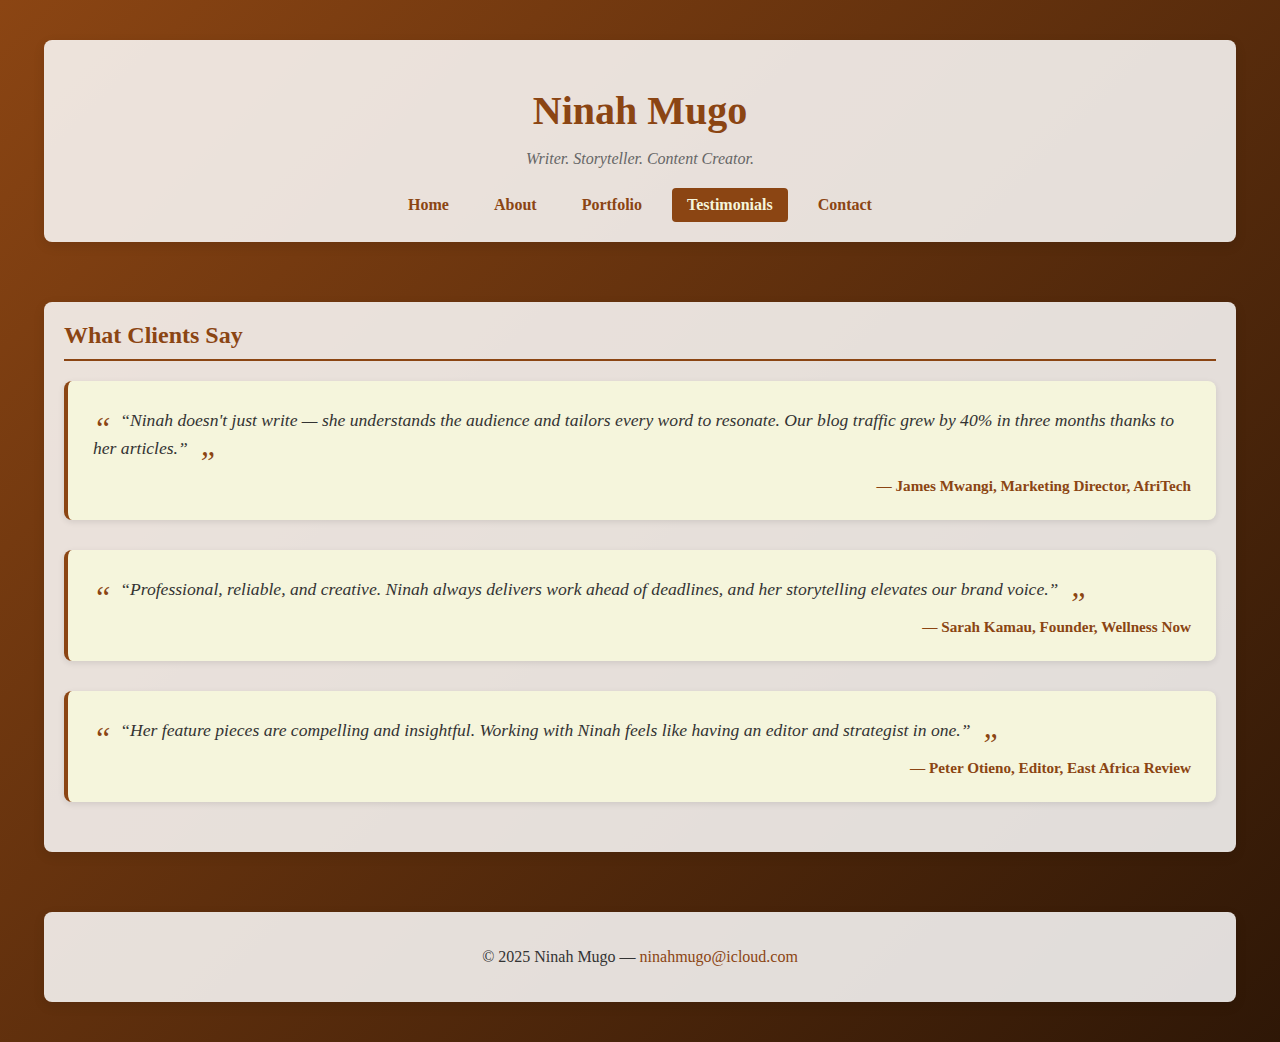
<file: testimonials.html>
<!doctype html>
<html lang="en">
<head>
  <meta charset="utf-8">
  <meta name="viewport" content="width=device-width,initial-scale=1">
  <title>Testimonials — Ninah Mugo</title>
  <meta name="description" content="Read what clients and collaborators say about working with writer and content creator Ninah Mugo.">
  <style>
    /* Base styles */
    body {
      margin: 0;
      padding: 0;
      font-family: 'Georgia', serif;
      color: #333;
      background: linear-gradient(135deg, #8B4513, #000000, #F5F5DC);
      background-size: 300% 300%;
      animation: gradientAnimation 15s ease infinite;
      min-height: 100vh;
      display: flex;
      flex-direction: column;
    }
    
    /* Background animation */
    @keyframes gradientAnimation {
      0% { background-position: 0% 50%; }
      50% { background-position: 100% 50%; }
      100% { background-position: 0% 50%; }
    }
    
    /* Container styles */
    .container {
      width: 90%;
      max-width: 1200px;
      margin: 0 auto;
      background-color: rgba(255, 255, 255, 0.85);
      border-radius: 8px;
      box-shadow: 0 4px 12px rgba(0, 0, 0, 0.1);
      padding: 20px;
      margin-top: 20px;
      margin-bottom: 20px;
    }
    
    /* Header styles */
    .site-header {
      text-align: center;
      padding: 20px 0;
    }
    
    .site-title {
      font-size: 2.5rem;
      color: #8B4513;
      margin-bottom: 5px;
    }
    
    .tagline {
      font-style: italic;
      color: #666;
      margin-bottom: 20px;
    }
    
    .nav {
      display: flex;
      justify-content: center;
      flex-wrap: wrap;
      gap: 15px;
      margin-top: 15px;
    }
    
    .nav a {
      text-decoration: none;
      color: #8B4513;
      font-weight: bold;
      padding: 8px 15px;
      border-radius: 4px;
      transition: all 0.3s ease;
    }
    
    .nav a:hover, .nav a.active {
      background-color: #8B4513;
      color: #F5F5DC;
    }
    
    /* Testimonials section */
    section h2 {
      color: #8B4513;
      border-bottom: 2px solid #8B4513;
      padding-bottom: 10px;
      margin-top: 0;
    }
    
    .testimonial {
      background-color: #F5F5DC;
      padding: 25px;
      border-radius: 8px;
      margin-bottom: 30px;
      box-shadow: 0 2px 6px rgba(0, 0, 0, 0.1);
      border-left: 4px solid #8B4513;
      transition: transform 0.3s ease;
    }
    
    .testimonial:hover {
      transform: translateY(-5px);
    }
    
    blockquote {
      font-style: italic;
      font-size: 1.1rem;
      line-height: 1.6;
      margin: 0 0 15px 0;
      padding: 0;
      quotes: "“" "”" "‘" "’";
    }
    
    blockquote:before {
      content: open-quote;
      font-size: 2rem;
      color: #8B4513;
      line-height: 0;
      margin-right: 5px;
      vertical-align: -0.4em;
    }
    
    blockquote:after {
      content: close-quote;
      font-size: 2rem;
      color: #8B4513;
      line-height: 0;
      margin-left: 5px;
      vertical-align: -0.6em;
    }
    
    .client {
      font-weight: bold;
      color: #8B4513;
      margin: 0;
      text-align: right;
      font-size: 0.95rem;
    }
    
    .client:before {
      content: "— ";
    }
    
    /* Footer */
    .site-footer {
      text-align: center;
      padding: 20px 0;
      margin-top: auto;
    }
    
    .site-footer a {
      color: #8B4513;
      text-decoration: none;
    }
    
    .site-footer a:hover {
      text-decoration: underline;
    }
    
    /* Responsive adjustments */
    @media (max-width: 768px) {
      .nav {
        flex-direction: column;
        align-items: center;
      }
      
      .nav a {
        width: 100%;
        text-align: center;
      }
      
      .testimonial {
        padding: 20px;
      }
      
      blockquote {
        font-size: 1rem;
      }
    }
  </style>
</head>
<body>
  <header class="site-header">
    <div class="container">
      <h1 class="site-title">Ninah Mugo</h1>
      <p class="tagline">Writer. Storyteller. Content Creator.</p>
      <nav class="nav">
        <a href="index.html">Home</a>
        <a href="about.html">About</a>
        <a href="portfolio.html">Portfolio</a>
        <a href="testimonials.html" class="active">Testimonials</a>
        <a href="contact.html">Contact</a>
      </nav>
    </div>
  </header>

  <main class="container">
    <section>
      <h2>What Clients Say</h2>
      <div class="testimonial">
        <blockquote>
          “Ninah doesn't just write — she understands the audience and tailors every word to resonate. Our blog traffic grew by 40% in three months thanks to her articles.”
        </blockquote>
        <p class="client">James Mwangi, Marketing Director, AfriTech</p>
      </div>

      <div class="testimonial">
        <blockquote>
          “Professional, reliable, and creative. Ninah always delivers work ahead of deadlines, and her storytelling elevates our brand voice.”
        </blockquote>
        <p class="client">Sarah Kamau, Founder, Wellness Now</p>
      </div>

      <div class="testimonial">
        <blockquote>
          “Her feature pieces are compelling and insightful. Working with Ninah feels like having an editor and strategist in one.”
        </blockquote>
        <p class="client">Peter Otieno, Editor, East Africa Review</p>
      </div>
    
    </section>
  </main>

  <footer class="site-footer">
    <div class="container">
      <p>© 2025 Ninah Mugo — <a href="mailto:ninahmugo@icloud.com">ninahmugo@icloud.com</a></p>
    </div>
  </footer>
</body>
</html>
</file>
